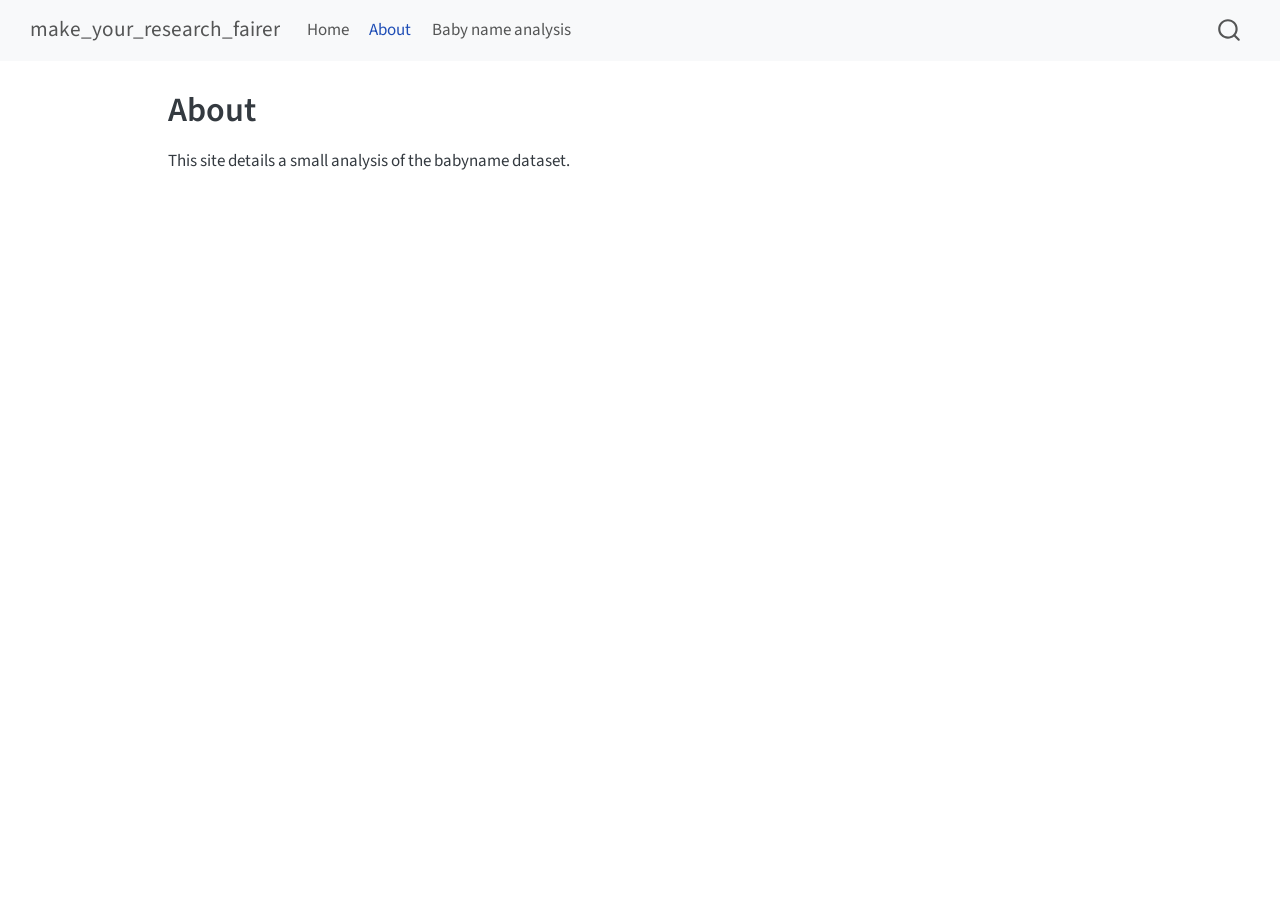
<file: about.html>
<!DOCTYPE html>
<html xmlns="http://www.w3.org/1999/xhtml" lang="en" xml:lang="en"><head>

<meta charset="utf-8">
<meta name="generator" content="quarto-1.7.32">

<meta name="viewport" content="width=device-width, initial-scale=1.0, user-scalable=yes">


<title>About – make_your_research_fairer</title>
<style>
code{white-space: pre-wrap;}
span.smallcaps{font-variant: small-caps;}
div.columns{display: flex; gap: min(4vw, 1.5em);}
div.column{flex: auto; overflow-x: auto;}
div.hanging-indent{margin-left: 1.5em; text-indent: -1.5em;}
ul.task-list{list-style: none;}
ul.task-list li input[type="checkbox"] {
  width: 0.8em;
  margin: 0 0.8em 0.2em -1em; /* quarto-specific, see https://github.com/quarto-dev/quarto-cli/issues/4556 */ 
  vertical-align: middle;
}
</style>


<script src="site_libs/quarto-nav/quarto-nav.js"></script>
<script src="site_libs/quarto-nav/headroom.min.js"></script>
<script src="site_libs/clipboard/clipboard.min.js"></script>
<script src="site_libs/quarto-search/autocomplete.umd.js"></script>
<script src="site_libs/quarto-search/fuse.min.js"></script>
<script src="site_libs/quarto-search/quarto-search.js"></script>
<meta name="quarto:offset" content="./">
<script src="site_libs/quarto-html/quarto.js" type="module"></script>
<script src="site_libs/quarto-html/tabsets/tabsets.js" type="module"></script>
<script src="site_libs/quarto-html/popper.min.js"></script>
<script src="site_libs/quarto-html/tippy.umd.min.js"></script>
<script src="site_libs/quarto-html/anchor.min.js"></script>
<link href="site_libs/quarto-html/tippy.css" rel="stylesheet">
<link href="site_libs/quarto-html/quarto-syntax-highlighting-37eea08aefeeee20ff55810ff984fec1.css" rel="stylesheet" id="quarto-text-highlighting-styles">
<script src="site_libs/bootstrap/bootstrap.min.js"></script>
<link href="site_libs/bootstrap/bootstrap-icons.css" rel="stylesheet">
<link href="site_libs/bootstrap/bootstrap-8c97b275d5dd12ad20b63a97d89694d4.min.css" rel="stylesheet" append-hash="true" id="quarto-bootstrap" data-mode="light">
<script id="quarto-search-options" type="application/json">{
  "location": "navbar",
  "copy-button": false,
  "collapse-after": 3,
  "panel-placement": "end",
  "type": "overlay",
  "limit": 50,
  "keyboard-shortcut": [
    "f",
    "/",
    "s"
  ],
  "show-item-context": false,
  "language": {
    "search-no-results-text": "No results",
    "search-matching-documents-text": "matching documents",
    "search-copy-link-title": "Copy link to search",
    "search-hide-matches-text": "Hide additional matches",
    "search-more-match-text": "more match in this document",
    "search-more-matches-text": "more matches in this document",
    "search-clear-button-title": "Clear",
    "search-text-placeholder": "",
    "search-detached-cancel-button-title": "Cancel",
    "search-submit-button-title": "Submit",
    "search-label": "Search"
  }
}</script>


<link rel="stylesheet" href="styles.css">
</head>

<body class="nav-fixed quarto-light">

<div id="quarto-search-results"></div>
  <header id="quarto-header" class="headroom fixed-top">
    <nav class="navbar navbar-expand-lg " data-bs-theme="dark">
      <div class="navbar-container container-fluid">
      <div class="navbar-brand-container mx-auto">
    <a class="navbar-brand" href="./index.html">
    <span class="navbar-title">make_your_research_fairer</span>
    </a>
  </div>
            <div id="quarto-search" class="" title="Search"></div>
          <button class="navbar-toggler" type="button" data-bs-toggle="collapse" data-bs-target="#navbarCollapse" aria-controls="navbarCollapse" role="menu" aria-expanded="false" aria-label="Toggle navigation" onclick="if (window.quartoToggleHeadroom) { window.quartoToggleHeadroom(); }">
  <span class="navbar-toggler-icon"></span>
</button>
          <div class="collapse navbar-collapse" id="navbarCollapse">
            <ul class="navbar-nav navbar-nav-scroll me-auto">
  <li class="nav-item">
    <a class="nav-link" href="./index.html"> 
<span class="menu-text">Home</span></a>
  </li>  
  <li class="nav-item">
    <a class="nav-link active" href="./about.html" aria-current="page"> 
<span class="menu-text">About</span></a>
  </li>  
  <li class="nav-item">
    <a class="nav-link" href="./analysis.html"> 
<span class="menu-text">Baby name analysis</span></a>
  </li>  
</ul>
          </div> <!-- /navcollapse -->
            <div class="quarto-navbar-tools">
</div>
      </div> <!-- /container-fluid -->
    </nav>
</header>
<!-- content -->
<div id="quarto-content" class="quarto-container page-columns page-rows-contents page-layout-article page-navbar">
<!-- sidebar -->
<!-- margin-sidebar -->
    <div id="quarto-margin-sidebar" class="sidebar margin-sidebar zindex-bottom">
        
    </div>
<!-- main -->
<main class="content" id="quarto-document-content">

<header id="title-block-header" class="quarto-title-block default">
<div class="quarto-title">
<h1 class="title">About</h1>
</div>



<div class="quarto-title-meta">

    
  
    
  </div>
  


</header>


<p>This site details a small analysis of the babyname dataset.</p>



</main> <!-- /main -->
<script id="quarto-html-after-body" type="application/javascript">
  window.document.addEventListener("DOMContentLoaded", function (event) {
    const icon = "";
    const anchorJS = new window.AnchorJS();
    anchorJS.options = {
      placement: 'right',
      icon: icon
    };
    anchorJS.add('.anchored');
    const isCodeAnnotation = (el) => {
      for (const clz of el.classList) {
        if (clz.startsWith('code-annotation-')) {                     
          return true;
        }
      }
      return false;
    }
    const onCopySuccess = function(e) {
      // button target
      const button = e.trigger;
      // don't keep focus
      button.blur();
      // flash "checked"
      button.classList.add('code-copy-button-checked');
      var currentTitle = button.getAttribute("title");
      button.setAttribute("title", "Copied!");
      let tooltip;
      if (window.bootstrap) {
        button.setAttribute("data-bs-toggle", "tooltip");
        button.setAttribute("data-bs-placement", "left");
        button.setAttribute("data-bs-title", "Copied!");
        tooltip = new bootstrap.Tooltip(button, 
          { trigger: "manual", 
            customClass: "code-copy-button-tooltip",
            offset: [0, -8]});
        tooltip.show();    
      }
      setTimeout(function() {
        if (tooltip) {
          tooltip.hide();
          button.removeAttribute("data-bs-title");
          button.removeAttribute("data-bs-toggle");
          button.removeAttribute("data-bs-placement");
        }
        button.setAttribute("title", currentTitle);
        button.classList.remove('code-copy-button-checked');
      }, 1000);
      // clear code selection
      e.clearSelection();
    }
    const getTextToCopy = function(trigger) {
        const codeEl = trigger.previousElementSibling.cloneNode(true);
        for (const childEl of codeEl.children) {
          if (isCodeAnnotation(childEl)) {
            childEl.remove();
          }
        }
        return codeEl.innerText;
    }
    const clipboard = new window.ClipboardJS('.code-copy-button:not([data-in-quarto-modal])', {
      text: getTextToCopy
    });
    clipboard.on('success', onCopySuccess);
    if (window.document.getElementById('quarto-embedded-source-code-modal')) {
      const clipboardModal = new window.ClipboardJS('.code-copy-button[data-in-quarto-modal]', {
        text: getTextToCopy,
        container: window.document.getElementById('quarto-embedded-source-code-modal')
      });
      clipboardModal.on('success', onCopySuccess);
    }
      var localhostRegex = new RegExp(/^(?:http|https):\/\/localhost\:?[0-9]*\//);
      var mailtoRegex = new RegExp(/^mailto:/);
        var filterRegex = new RegExp('/' + window.location.host + '/');
      var isInternal = (href) => {
          return filterRegex.test(href) || localhostRegex.test(href) || mailtoRegex.test(href);
      }
      // Inspect non-navigation links and adorn them if external
     var links = window.document.querySelectorAll('a[href]:not(.nav-link):not(.navbar-brand):not(.toc-action):not(.sidebar-link):not(.sidebar-item-toggle):not(.pagination-link):not(.no-external):not([aria-hidden]):not(.dropdown-item):not(.quarto-navigation-tool):not(.about-link)');
      for (var i=0; i<links.length; i++) {
        const link = links[i];
        if (!isInternal(link.href)) {
          // undo the damage that might have been done by quarto-nav.js in the case of
          // links that we want to consider external
          if (link.dataset.originalHref !== undefined) {
            link.href = link.dataset.originalHref;
          }
        }
      }
    function tippyHover(el, contentFn, onTriggerFn, onUntriggerFn) {
      const config = {
        allowHTML: true,
        maxWidth: 500,
        delay: 100,
        arrow: false,
        appendTo: function(el) {
            return el.parentElement;
        },
        interactive: true,
        interactiveBorder: 10,
        theme: 'quarto',
        placement: 'bottom-start',
      };
      if (contentFn) {
        config.content = contentFn;
      }
      if (onTriggerFn) {
        config.onTrigger = onTriggerFn;
      }
      if (onUntriggerFn) {
        config.onUntrigger = onUntriggerFn;
      }
      window.tippy(el, config); 
    }
    const noterefs = window.document.querySelectorAll('a[role="doc-noteref"]');
    for (var i=0; i<noterefs.length; i++) {
      const ref = noterefs[i];
      tippyHover(ref, function() {
        // use id or data attribute instead here
        let href = ref.getAttribute('data-footnote-href') || ref.getAttribute('href');
        try { href = new URL(href).hash; } catch {}
        const id = href.replace(/^#\/?/, "");
        const note = window.document.getElementById(id);
        if (note) {
          return note.innerHTML;
        } else {
          return "";
        }
      });
    }
    const xrefs = window.document.querySelectorAll('a.quarto-xref');
    const processXRef = (id, note) => {
      // Strip column container classes
      const stripColumnClz = (el) => {
        el.classList.remove("page-full", "page-columns");
        if (el.children) {
          for (const child of el.children) {
            stripColumnClz(child);
          }
        }
      }
      stripColumnClz(note)
      if (id === null || id.startsWith('sec-')) {
        // Special case sections, only their first couple elements
        const container = document.createElement("div");
        if (note.children && note.children.length > 2) {
          container.appendChild(note.children[0].cloneNode(true));
          for (let i = 1; i < note.children.length; i++) {
            const child = note.children[i];
            if (child.tagName === "P" && child.innerText === "") {
              continue;
            } else {
              container.appendChild(child.cloneNode(true));
              break;
            }
          }
          if (window.Quarto?.typesetMath) {
            window.Quarto.typesetMath(container);
          }
          return container.innerHTML
        } else {
          if (window.Quarto?.typesetMath) {
            window.Quarto.typesetMath(note);
          }
          return note.innerHTML;
        }
      } else {
        // Remove any anchor links if they are present
        const anchorLink = note.querySelector('a.anchorjs-link');
        if (anchorLink) {
          anchorLink.remove();
        }
        if (window.Quarto?.typesetMath) {
          window.Quarto.typesetMath(note);
        }
        if (note.classList.contains("callout")) {
          return note.outerHTML;
        } else {
          return note.innerHTML;
        }
      }
    }
    for (var i=0; i<xrefs.length; i++) {
      const xref = xrefs[i];
      tippyHover(xref, undefined, function(instance) {
        instance.disable();
        let url = xref.getAttribute('href');
        let hash = undefined; 
        if (url.startsWith('#')) {
          hash = url;
        } else {
          try { hash = new URL(url).hash; } catch {}
        }
        if (hash) {
          const id = hash.replace(/^#\/?/, "");
          const note = window.document.getElementById(id);
          if (note !== null) {
            try {
              const html = processXRef(id, note.cloneNode(true));
              instance.setContent(html);
            } finally {
              instance.enable();
              instance.show();
            }
          } else {
            // See if we can fetch this
            fetch(url.split('#')[0])
            .then(res => res.text())
            .then(html => {
              const parser = new DOMParser();
              const htmlDoc = parser.parseFromString(html, "text/html");
              const note = htmlDoc.getElementById(id);
              if (note !== null) {
                const html = processXRef(id, note);
                instance.setContent(html);
              } 
            }).finally(() => {
              instance.enable();
              instance.show();
            });
          }
        } else {
          // See if we can fetch a full url (with no hash to target)
          // This is a special case and we should probably do some content thinning / targeting
          fetch(url)
          .then(res => res.text())
          .then(html => {
            const parser = new DOMParser();
            const htmlDoc = parser.parseFromString(html, "text/html");
            const note = htmlDoc.querySelector('main.content');
            if (note !== null) {
              // This should only happen for chapter cross references
              // (since there is no id in the URL)
              // remove the first header
              if (note.children.length > 0 && note.children[0].tagName === "HEADER") {
                note.children[0].remove();
              }
              const html = processXRef(null, note);
              instance.setContent(html);
            } 
          }).finally(() => {
            instance.enable();
            instance.show();
          });
        }
      }, function(instance) {
      });
    }
        let selectedAnnoteEl;
        const selectorForAnnotation = ( cell, annotation) => {
          let cellAttr = 'data-code-cell="' + cell + '"';
          let lineAttr = 'data-code-annotation="' +  annotation + '"';
          const selector = 'span[' + cellAttr + '][' + lineAttr + ']';
          return selector;
        }
        const selectCodeLines = (annoteEl) => {
          const doc = window.document;
          const targetCell = annoteEl.getAttribute("data-target-cell");
          const targetAnnotation = annoteEl.getAttribute("data-target-annotation");
          const annoteSpan = window.document.querySelector(selectorForAnnotation(targetCell, targetAnnotation));
          const lines = annoteSpan.getAttribute("data-code-lines").split(",");
          const lineIds = lines.map((line) => {
            return targetCell + "-" + line;
          })
          let top = null;
          let height = null;
          let parent = null;
          if (lineIds.length > 0) {
              //compute the position of the single el (top and bottom and make a div)
              const el = window.document.getElementById(lineIds[0]);
              top = el.offsetTop;
              height = el.offsetHeight;
              parent = el.parentElement.parentElement;
            if (lineIds.length > 1) {
              const lastEl = window.document.getElementById(lineIds[lineIds.length - 1]);
              const bottom = lastEl.offsetTop + lastEl.offsetHeight;
              height = bottom - top;
            }
            if (top !== null && height !== null && parent !== null) {
              // cook up a div (if necessary) and position it 
              let div = window.document.getElementById("code-annotation-line-highlight");
              if (div === null) {
                div = window.document.createElement("div");
                div.setAttribute("id", "code-annotation-line-highlight");
                div.style.position = 'absolute';
                parent.appendChild(div);
              }
              div.style.top = top - 2 + "px";
              div.style.height = height + 4 + "px";
              div.style.left = 0;
              let gutterDiv = window.document.getElementById("code-annotation-line-highlight-gutter");
              if (gutterDiv === null) {
                gutterDiv = window.document.createElement("div");
                gutterDiv.setAttribute("id", "code-annotation-line-highlight-gutter");
                gutterDiv.style.position = 'absolute';
                const codeCell = window.document.getElementById(targetCell);
                const gutter = codeCell.querySelector('.code-annotation-gutter');
                gutter.appendChild(gutterDiv);
              }
              gutterDiv.style.top = top - 2 + "px";
              gutterDiv.style.height = height + 4 + "px";
            }
            selectedAnnoteEl = annoteEl;
          }
        };
        const unselectCodeLines = () => {
          const elementsIds = ["code-annotation-line-highlight", "code-annotation-line-highlight-gutter"];
          elementsIds.forEach((elId) => {
            const div = window.document.getElementById(elId);
            if (div) {
              div.remove();
            }
          });
          selectedAnnoteEl = undefined;
        };
          // Handle positioning of the toggle
      window.addEventListener(
        "resize",
        throttle(() => {
          elRect = undefined;
          if (selectedAnnoteEl) {
            selectCodeLines(selectedAnnoteEl);
          }
        }, 10)
      );
      function throttle(fn, ms) {
      let throttle = false;
      let timer;
        return (...args) => {
          if(!throttle) { // first call gets through
              fn.apply(this, args);
              throttle = true;
          } else { // all the others get throttled
              if(timer) clearTimeout(timer); // cancel #2
              timer = setTimeout(() => {
                fn.apply(this, args);
                timer = throttle = false;
              }, ms);
          }
        };
      }
        // Attach click handler to the DT
        const annoteDls = window.document.querySelectorAll('dt[data-target-cell]');
        for (const annoteDlNode of annoteDls) {
          annoteDlNode.addEventListener('click', (event) => {
            const clickedEl = event.target;
            if (clickedEl !== selectedAnnoteEl) {
              unselectCodeLines();
              const activeEl = window.document.querySelector('dt[data-target-cell].code-annotation-active');
              if (activeEl) {
                activeEl.classList.remove('code-annotation-active');
              }
              selectCodeLines(clickedEl);
              clickedEl.classList.add('code-annotation-active');
            } else {
              // Unselect the line
              unselectCodeLines();
              clickedEl.classList.remove('code-annotation-active');
            }
          });
        }
    const findCites = (el) => {
      const parentEl = el.parentElement;
      if (parentEl) {
        const cites = parentEl.dataset.cites;
        if (cites) {
          return {
            el,
            cites: cites.split(' ')
          };
        } else {
          return findCites(el.parentElement)
        }
      } else {
        return undefined;
      }
    };
    var bibliorefs = window.document.querySelectorAll('a[role="doc-biblioref"]');
    for (var i=0; i<bibliorefs.length; i++) {
      const ref = bibliorefs[i];
      const citeInfo = findCites(ref);
      if (citeInfo) {
        tippyHover(citeInfo.el, function() {
          var popup = window.document.createElement('div');
          citeInfo.cites.forEach(function(cite) {
            var citeDiv = window.document.createElement('div');
            citeDiv.classList.add('hanging-indent');
            citeDiv.classList.add('csl-entry');
            var biblioDiv = window.document.getElementById('ref-' + cite);
            if (biblioDiv) {
              citeDiv.innerHTML = biblioDiv.innerHTML;
            }
            popup.appendChild(citeDiv);
          });
          return popup.innerHTML;
        });
      }
    }
  });
  </script>
</div> <!-- /content -->




</body></html>
</file>
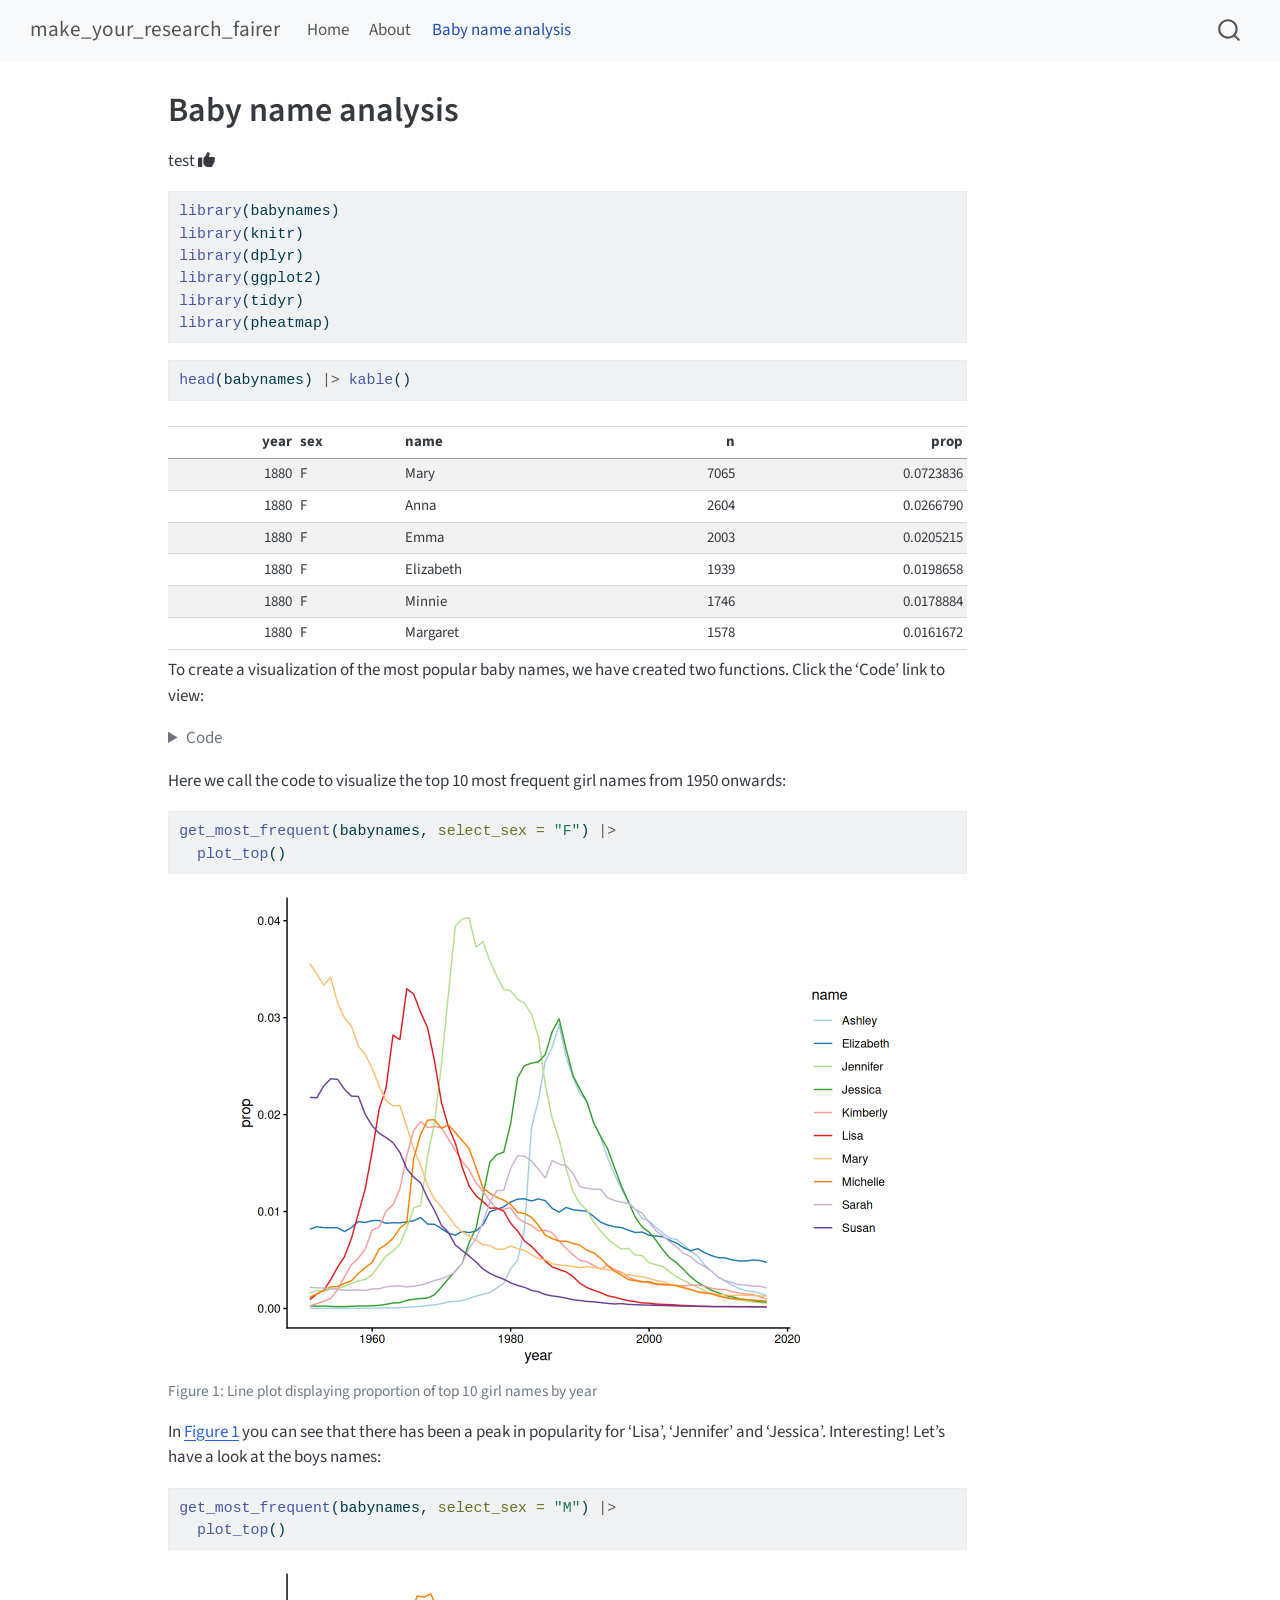
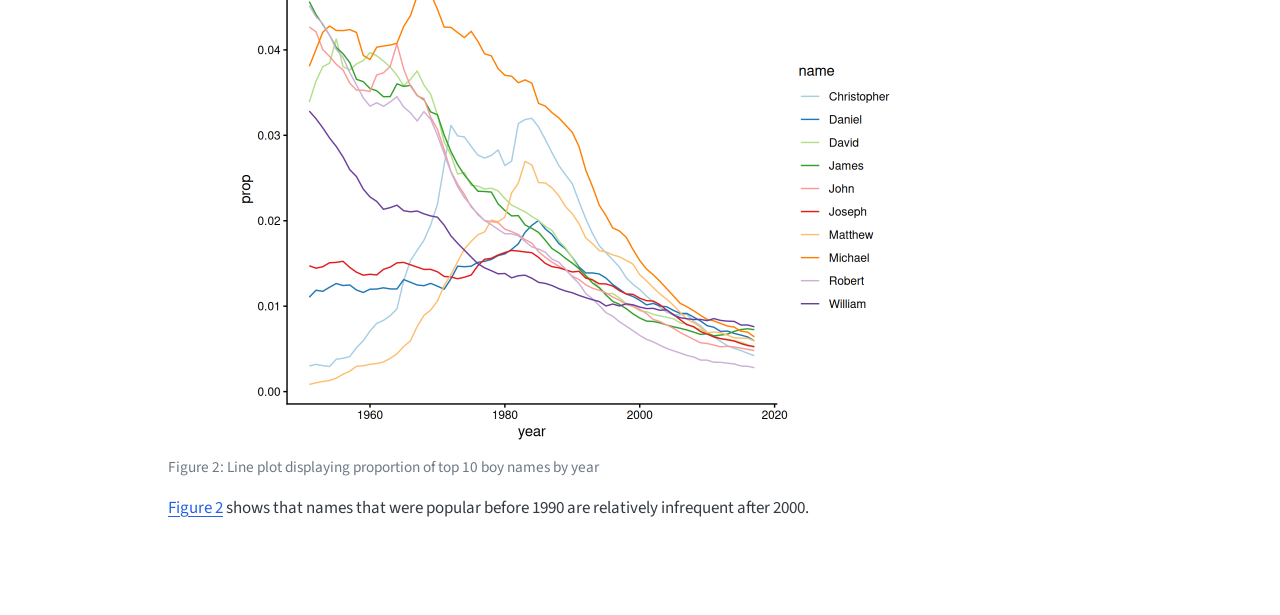
<file: analysis.html>
<!DOCTYPE html>
<html xmlns="http://www.w3.org/1999/xhtml" lang="en" xml:lang="en"><head>

<meta charset="utf-8">
<meta name="generator" content="quarto-1.7.32">

<meta name="viewport" content="width=device-width, initial-scale=1.0, user-scalable=yes">


<title>Baby name analysis – make_your_research_fairer</title>
<style>
code{white-space: pre-wrap;}
span.smallcaps{font-variant: small-caps;}
div.columns{display: flex; gap: min(4vw, 1.5em);}
div.column{flex: auto; overflow-x: auto;}
div.hanging-indent{margin-left: 1.5em; text-indent: -1.5em;}
ul.task-list{list-style: none;}
ul.task-list li input[type="checkbox"] {
  width: 0.8em;
  margin: 0 0.8em 0.2em -1em; /* quarto-specific, see https://github.com/quarto-dev/quarto-cli/issues/4556 */ 
  vertical-align: middle;
}
/* CSS for syntax highlighting */
html { -webkit-text-size-adjust: 100%; }
pre > code.sourceCode { white-space: pre; position: relative; }
pre > code.sourceCode > span { display: inline-block; line-height: 1.25; }
pre > code.sourceCode > span:empty { height: 1.2em; }
.sourceCode { overflow: visible; }
code.sourceCode > span { color: inherit; text-decoration: inherit; }
div.sourceCode { margin: 1em 0; }
pre.sourceCode { margin: 0; }
@media screen {
div.sourceCode { overflow: auto; }
}
@media print {
pre > code.sourceCode { white-space: pre-wrap; }
pre > code.sourceCode > span { text-indent: -5em; padding-left: 5em; }
}
pre.numberSource code
  { counter-reset: source-line 0; }
pre.numberSource code > span
  { position: relative; left: -4em; counter-increment: source-line; }
pre.numberSource code > span > a:first-child::before
  { content: counter(source-line);
    position: relative; left: -1em; text-align: right; vertical-align: baseline;
    border: none; display: inline-block;
    -webkit-touch-callout: none; -webkit-user-select: none;
    -khtml-user-select: none; -moz-user-select: none;
    -ms-user-select: none; user-select: none;
    padding: 0 4px; width: 4em;
  }
pre.numberSource { margin-left: 3em;  padding-left: 4px; }
div.sourceCode
  {   }
@media screen {
pre > code.sourceCode > span > a:first-child::before { text-decoration: underline; }
}
</style>


<script src="site_libs/quarto-nav/quarto-nav.js"></script>
<script src="site_libs/quarto-nav/headroom.min.js"></script>
<script src="site_libs/clipboard/clipboard.min.js"></script>
<script src="site_libs/quarto-search/autocomplete.umd.js"></script>
<script src="site_libs/quarto-search/fuse.min.js"></script>
<script src="site_libs/quarto-search/quarto-search.js"></script>
<meta name="quarto:offset" content="./">
<script src="site_libs/quarto-html/quarto.js" type="module"></script>
<script src="site_libs/quarto-html/tabsets/tabsets.js" type="module"></script>
<script src="site_libs/quarto-html/popper.min.js"></script>
<script src="site_libs/quarto-html/tippy.umd.min.js"></script>
<script src="site_libs/quarto-html/anchor.min.js"></script>
<link href="site_libs/quarto-html/tippy.css" rel="stylesheet">
<link href="site_libs/quarto-html/quarto-syntax-highlighting-37eea08aefeeee20ff55810ff984fec1.css" rel="stylesheet" id="quarto-text-highlighting-styles">
<script src="site_libs/bootstrap/bootstrap.min.js"></script>
<link href="site_libs/bootstrap/bootstrap-icons.css" rel="stylesheet">
<link href="site_libs/bootstrap/bootstrap-8c97b275d5dd12ad20b63a97d89694d4.min.css" rel="stylesheet" append-hash="true" id="quarto-bootstrap" data-mode="light">
<link href="site_libs/quarto-contrib/fontawesome6-6.7.2/all.min.css" rel="stylesheet">
<link href="site_libs/quarto-contrib/fontawesome6-6.7.2/latex-fontsize.css" rel="stylesheet">
<script id="quarto-search-options" type="application/json">{
  "location": "navbar",
  "copy-button": false,
  "collapse-after": 3,
  "panel-placement": "end",
  "type": "overlay",
  "limit": 50,
  "keyboard-shortcut": [
    "f",
    "/",
    "s"
  ],
  "show-item-context": false,
  "language": {
    "search-no-results-text": "No results",
    "search-matching-documents-text": "matching documents",
    "search-copy-link-title": "Copy link to search",
    "search-hide-matches-text": "Hide additional matches",
    "search-more-match-text": "more match in this document",
    "search-more-matches-text": "more matches in this document",
    "search-clear-button-title": "Clear",
    "search-text-placeholder": "",
    "search-detached-cancel-button-title": "Cancel",
    "search-submit-button-title": "Submit",
    "search-label": "Search"
  }
}</script>


<link rel="stylesheet" href="styles.css">
</head>

<body class="nav-fixed quarto-light">

<div id="quarto-search-results"></div>
  <header id="quarto-header" class="headroom fixed-top">
    <nav class="navbar navbar-expand-lg " data-bs-theme="dark">
      <div class="navbar-container container-fluid">
      <div class="navbar-brand-container mx-auto">
    <a class="navbar-brand" href="./index.html">
    <span class="navbar-title">make_your_research_fairer</span>
    </a>
  </div>
            <div id="quarto-search" class="" title="Search"></div>
          <button class="navbar-toggler" type="button" data-bs-toggle="collapse" data-bs-target="#navbarCollapse" aria-controls="navbarCollapse" role="menu" aria-expanded="false" aria-label="Toggle navigation" onclick="if (window.quartoToggleHeadroom) { window.quartoToggleHeadroom(); }">
  <span class="navbar-toggler-icon"></span>
</button>
          <div class="collapse navbar-collapse" id="navbarCollapse">
            <ul class="navbar-nav navbar-nav-scroll me-auto">
  <li class="nav-item">
    <a class="nav-link" href="./index.html"> 
<span class="menu-text">Home</span></a>
  </li>  
  <li class="nav-item">
    <a class="nav-link" href="./about.html"> 
<span class="menu-text">About</span></a>
  </li>  
  <li class="nav-item">
    <a class="nav-link active" href="./analysis.html" aria-current="page"> 
<span class="menu-text">Baby name analysis</span></a>
  </li>  
</ul>
          </div> <!-- /navcollapse -->
            <div class="quarto-navbar-tools">
</div>
      </div> <!-- /container-fluid -->
    </nav>
</header>
<!-- content -->
<div id="quarto-content" class="quarto-container page-columns page-rows-contents page-layout-article page-navbar">
<!-- sidebar -->
<!-- margin-sidebar -->
    <div id="quarto-margin-sidebar" class="sidebar margin-sidebar zindex-bottom">
        
    </div>
<!-- main -->
<main class="content" id="quarto-document-content">

<header id="title-block-header" class="quarto-title-block default">
<div class="quarto-title">
<h1 class="title">Baby name analysis</h1>
</div>



<div class="quarto-title-meta">

    
  
    
  </div>
  


</header>


<p>test <i class="fa-solid fa-thumbs-up" aria-label="thumbs-up"></i></p>
<div class="cell">
<div class="sourceCode cell-code" id="cb1"><pre class="sourceCode r code-with-copy"><code class="sourceCode r"><span id="cb1-1"><a href="#cb1-1" aria-hidden="true" tabindex="-1"></a><span class="fu">library</span>(babynames)</span>
<span id="cb1-2"><a href="#cb1-2" aria-hidden="true" tabindex="-1"></a><span class="fu">library</span>(knitr)</span>
<span id="cb1-3"><a href="#cb1-3" aria-hidden="true" tabindex="-1"></a><span class="fu">library</span>(dplyr)</span>
<span id="cb1-4"><a href="#cb1-4" aria-hidden="true" tabindex="-1"></a><span class="fu">library</span>(ggplot2)</span>
<span id="cb1-5"><a href="#cb1-5" aria-hidden="true" tabindex="-1"></a><span class="fu">library</span>(tidyr)</span>
<span id="cb1-6"><a href="#cb1-6" aria-hidden="true" tabindex="-1"></a><span class="fu">library</span>(pheatmap)</span></code><button title="Copy to Clipboard" class="code-copy-button"><i class="bi"></i></button></pre></div>
</div>
<div class="cell">
<div class="sourceCode cell-code" id="cb2"><pre class="sourceCode r code-with-copy"><code class="sourceCode r"><span id="cb2-1"><a href="#cb2-1" aria-hidden="true" tabindex="-1"></a><span class="fu">head</span>(babynames) <span class="sc">|&gt;</span> <span class="fu">kable</span>()</span></code><button title="Copy to Clipboard" class="code-copy-button"><i class="bi"></i></button></pre></div>
<div class="cell-output-display">
<table class="caption-top table table-sm table-striped small">
<thead>
<tr class="header">
<th style="text-align: right;">year</th>
<th style="text-align: left;">sex</th>
<th style="text-align: left;">name</th>
<th style="text-align: right;">n</th>
<th style="text-align: right;">prop</th>
</tr>
</thead>
<tbody>
<tr class="odd">
<td style="text-align: right;">1880</td>
<td style="text-align: left;">F</td>
<td style="text-align: left;">Mary</td>
<td style="text-align: right;">7065</td>
<td style="text-align: right;">0.0723836</td>
</tr>
<tr class="even">
<td style="text-align: right;">1880</td>
<td style="text-align: left;">F</td>
<td style="text-align: left;">Anna</td>
<td style="text-align: right;">2604</td>
<td style="text-align: right;">0.0266790</td>
</tr>
<tr class="odd">
<td style="text-align: right;">1880</td>
<td style="text-align: left;">F</td>
<td style="text-align: left;">Emma</td>
<td style="text-align: right;">2003</td>
<td style="text-align: right;">0.0205215</td>
</tr>
<tr class="even">
<td style="text-align: right;">1880</td>
<td style="text-align: left;">F</td>
<td style="text-align: left;">Elizabeth</td>
<td style="text-align: right;">1939</td>
<td style="text-align: right;">0.0198658</td>
</tr>
<tr class="odd">
<td style="text-align: right;">1880</td>
<td style="text-align: left;">F</td>
<td style="text-align: left;">Minnie</td>
<td style="text-align: right;">1746</td>
<td style="text-align: right;">0.0178884</td>
</tr>
<tr class="even">
<td style="text-align: right;">1880</td>
<td style="text-align: left;">F</td>
<td style="text-align: left;">Margaret</td>
<td style="text-align: right;">1578</td>
<td style="text-align: right;">0.0161672</td>
</tr>
</tbody>
</table>
</div>
</div>
<p>To create a visualization of the most popular baby names, we have created two functions. Click the ‘Code’ link to view:</p>
<div class="cell">
<details class="code-fold">
<summary>Code</summary>
<div class="sourceCode cell-code" id="cb3"><pre class="sourceCode r code-with-copy"><code class="sourceCode r"><span id="cb3-1"><a href="#cb3-1" aria-hidden="true" tabindex="-1"></a>get_most_frequent <span class="ot">&lt;-</span> <span class="cf">function</span>(babynames, select_sex, <span class="at">from =</span> <span class="dv">1950</span>) {</span>
<span id="cb3-2"><a href="#cb3-2" aria-hidden="true" tabindex="-1"></a>  most_freq <span class="ot">&lt;-</span> babynames <span class="sc">|&gt;</span></span>
<span id="cb3-3"><a href="#cb3-3" aria-hidden="true" tabindex="-1"></a>    <span class="fu">filter</span>(sex <span class="sc">==</span> select_sex, year <span class="sc">&gt;</span> from) <span class="sc">|&gt;</span></span>
<span id="cb3-4"><a href="#cb3-4" aria-hidden="true" tabindex="-1"></a>    <span class="fu">group_by</span>(name) <span class="sc">|&gt;</span></span>
<span id="cb3-5"><a href="#cb3-5" aria-hidden="true" tabindex="-1"></a>    <span class="fu">summarise</span>(<span class="at">average =</span> <span class="fu">mean</span>(prop)) <span class="sc">|&gt;</span></span>
<span id="cb3-6"><a href="#cb3-6" aria-hidden="true" tabindex="-1"></a>    <span class="fu">arrange</span>(<span class="fu">desc</span>(average))</span>
<span id="cb3-7"><a href="#cb3-7" aria-hidden="true" tabindex="-1"></a>    </span>
<span id="cb3-8"><a href="#cb3-8" aria-hidden="true" tabindex="-1"></a>  <span class="fu">return</span>(<span class="fu">list</span>(</span>
<span id="cb3-9"><a href="#cb3-9" aria-hidden="true" tabindex="-1"></a>    <span class="at">babynames =</span> babynames,</span>
<span id="cb3-10"><a href="#cb3-10" aria-hidden="true" tabindex="-1"></a>    <span class="at">most_frequent =</span> most_freq,</span>
<span id="cb3-11"><a href="#cb3-11" aria-hidden="true" tabindex="-1"></a>    <span class="at">sex =</span> select_sex,</span>
<span id="cb3-12"><a href="#cb3-12" aria-hidden="true" tabindex="-1"></a>    <span class="at">from =</span> from))</span>
<span id="cb3-13"><a href="#cb3-13" aria-hidden="true" tabindex="-1"></a>}</span>
<span id="cb3-14"><a href="#cb3-14" aria-hidden="true" tabindex="-1"></a></span>
<span id="cb3-15"><a href="#cb3-15" aria-hidden="true" tabindex="-1"></a>plot_top <span class="ot">&lt;-</span> <span class="cf">function</span>(x, <span class="at">top =</span> <span class="dv">10</span>) {</span>
<span id="cb3-16"><a href="#cb3-16" aria-hidden="true" tabindex="-1"></a>  topx <span class="ot">&lt;-</span> x<span class="sc">$</span>most_frequent<span class="sc">$</span>name[<span class="dv">1</span><span class="sc">:</span>top]</span>
<span id="cb3-17"><a href="#cb3-17" aria-hidden="true" tabindex="-1"></a>  </span>
<span id="cb3-18"><a href="#cb3-18" aria-hidden="true" tabindex="-1"></a>  p <span class="ot">&lt;-</span> x<span class="sc">$</span>babynames <span class="sc">|&gt;</span></span>
<span id="cb3-19"><a href="#cb3-19" aria-hidden="true" tabindex="-1"></a>    <span class="fu">filter</span>(name <span class="sc">%in%</span> topx, sex <span class="sc">==</span> x<span class="sc">$</span>sex, year <span class="sc">&gt;</span> x<span class="sc">$</span>from) <span class="sc">|&gt;</span></span>
<span id="cb3-20"><a href="#cb3-20" aria-hidden="true" tabindex="-1"></a>    <span class="fu">ggplot</span>(<span class="fu">aes</span>(<span class="at">x =</span> year, <span class="at">y =</span> prop, <span class="at">color =</span> name)) <span class="sc">+</span></span>
<span id="cb3-21"><a href="#cb3-21" aria-hidden="true" tabindex="-1"></a>    <span class="fu">geom_line</span>() <span class="sc">+</span></span>
<span id="cb3-22"><a href="#cb3-22" aria-hidden="true" tabindex="-1"></a>    <span class="fu">scale_color_brewer</span>(<span class="at">palette =</span> <span class="st">"Paired"</span>) <span class="sc">+</span></span>
<span id="cb3-23"><a href="#cb3-23" aria-hidden="true" tabindex="-1"></a>    <span class="fu">theme_classic</span>()</span>
<span id="cb3-24"><a href="#cb3-24" aria-hidden="true" tabindex="-1"></a>  </span>
<span id="cb3-25"><a href="#cb3-25" aria-hidden="true" tabindex="-1"></a>  <span class="fu">return</span>(p)</span>
<span id="cb3-26"><a href="#cb3-26" aria-hidden="true" tabindex="-1"></a>}</span></code><button title="Copy to Clipboard" class="code-copy-button"><i class="bi"></i></button></pre></div>
</details>
</div>
<p>Here we call the code to visualize the top 10 most frequent girl names from 1950 onwards:</p>
<div class="cell">
<div class="sourceCode cell-code" id="cb4"><pre class="sourceCode r code-with-copy"><code class="sourceCode r"><span id="cb4-1"><a href="#cb4-1" aria-hidden="true" tabindex="-1"></a><span class="fu">get_most_frequent</span>(babynames, <span class="at">select_sex =</span> <span class="st">"F"</span>) <span class="sc">|&gt;</span></span>
<span id="cb4-2"><a href="#cb4-2" aria-hidden="true" tabindex="-1"></a>  <span class="fu">plot_top</span>()</span></code><button title="Copy to Clipboard" class="code-copy-button"><i class="bi"></i></button></pre></div>
<div class="cell-output-display">
<div id="fig-line-girls" class="quarto-float quarto-figure quarto-figure-center anchored">
<figure class="quarto-float quarto-float-fig figure">
<div aria-describedby="fig-line-girls-caption-0ceaefa1-69ba-4598-a22c-09a6ac19f8ca">
<img src="analysis_files/figure-html/fig-line-girls-1.png" class="img-fluid figure-img" width="672">
</div>
<figcaption class="quarto-float-caption-bottom quarto-float-caption quarto-float-fig" id="fig-line-girls-caption-0ceaefa1-69ba-4598-a22c-09a6ac19f8ca">
Figure&nbsp;1: Line plot displaying proportion of top 10 girl names by year
</figcaption>
</figure>
</div>
</div>
</div>
<p>In <a href="#fig-line-girls" class="quarto-xref">Figure&nbsp;1</a> you can see that there has been a peak in popularity for ‘Lisa’, ‘Jennifer’ and ‘Jessica’. Interesting! Let’s have a look at the boys names:</p>
<div class="cell">
<div class="sourceCode cell-code" id="cb5"><pre class="sourceCode r code-with-copy"><code class="sourceCode r"><span id="cb5-1"><a href="#cb5-1" aria-hidden="true" tabindex="-1"></a><span class="fu">get_most_frequent</span>(babynames, <span class="at">select_sex =</span> <span class="st">"M"</span>) <span class="sc">|&gt;</span></span>
<span id="cb5-2"><a href="#cb5-2" aria-hidden="true" tabindex="-1"></a>  <span class="fu">plot_top</span>()</span></code><button title="Copy to Clipboard" class="code-copy-button"><i class="bi"></i></button></pre></div>
<div class="cell-output-display">
<div id="fig-line-boys" class="quarto-float quarto-figure quarto-figure-center anchored">
<figure class="quarto-float quarto-float-fig figure">
<div aria-describedby="fig-line-boys-caption-0ceaefa1-69ba-4598-a22c-09a6ac19f8ca">
<img src="analysis_files/figure-html/fig-line-boys-1.png" class="img-fluid figure-img" width="672">
</div>
<figcaption class="quarto-float-caption-bottom quarto-float-caption quarto-float-fig" id="fig-line-boys-caption-0ceaefa1-69ba-4598-a22c-09a6ac19f8ca">
Figure&nbsp;2: Line plot displaying proportion of top 10 boy names by year
</figcaption>
</figure>
</div>
</div>
</div>
<p><a href="#fig-line-boys" class="quarto-xref">Figure&nbsp;2</a> shows that names that were popular before 1990 are relatively infrequent after 2000.</p>



</main> <!-- /main -->
<script id="quarto-html-after-body" type="application/javascript">
  window.document.addEventListener("DOMContentLoaded", function (event) {
    const icon = "";
    const anchorJS = new window.AnchorJS();
    anchorJS.options = {
      placement: 'right',
      icon: icon
    };
    anchorJS.add('.anchored');
    const isCodeAnnotation = (el) => {
      for (const clz of el.classList) {
        if (clz.startsWith('code-annotation-')) {                     
          return true;
        }
      }
      return false;
    }
    const onCopySuccess = function(e) {
      // button target
      const button = e.trigger;
      // don't keep focus
      button.blur();
      // flash "checked"
      button.classList.add('code-copy-button-checked');
      var currentTitle = button.getAttribute("title");
      button.setAttribute("title", "Copied!");
      let tooltip;
      if (window.bootstrap) {
        button.setAttribute("data-bs-toggle", "tooltip");
        button.setAttribute("data-bs-placement", "left");
        button.setAttribute("data-bs-title", "Copied!");
        tooltip = new bootstrap.Tooltip(button, 
          { trigger: "manual", 
            customClass: "code-copy-button-tooltip",
            offset: [0, -8]});
        tooltip.show();    
      }
      setTimeout(function() {
        if (tooltip) {
          tooltip.hide();
          button.removeAttribute("data-bs-title");
          button.removeAttribute("data-bs-toggle");
          button.removeAttribute("data-bs-placement");
        }
        button.setAttribute("title", currentTitle);
        button.classList.remove('code-copy-button-checked');
      }, 1000);
      // clear code selection
      e.clearSelection();
    }
    const getTextToCopy = function(trigger) {
        const codeEl = trigger.previousElementSibling.cloneNode(true);
        for (const childEl of codeEl.children) {
          if (isCodeAnnotation(childEl)) {
            childEl.remove();
          }
        }
        return codeEl.innerText;
    }
    const clipboard = new window.ClipboardJS('.code-copy-button:not([data-in-quarto-modal])', {
      text: getTextToCopy
    });
    clipboard.on('success', onCopySuccess);
    if (window.document.getElementById('quarto-embedded-source-code-modal')) {
      const clipboardModal = new window.ClipboardJS('.code-copy-button[data-in-quarto-modal]', {
        text: getTextToCopy,
        container: window.document.getElementById('quarto-embedded-source-code-modal')
      });
      clipboardModal.on('success', onCopySuccess);
    }
      var localhostRegex = new RegExp(/^(?:http|https):\/\/localhost\:?[0-9]*\//);
      var mailtoRegex = new RegExp(/^mailto:/);
        var filterRegex = new RegExp('/' + window.location.host + '/');
      var isInternal = (href) => {
          return filterRegex.test(href) || localhostRegex.test(href) || mailtoRegex.test(href);
      }
      // Inspect non-navigation links and adorn them if external
     var links = window.document.querySelectorAll('a[href]:not(.nav-link):not(.navbar-brand):not(.toc-action):not(.sidebar-link):not(.sidebar-item-toggle):not(.pagination-link):not(.no-external):not([aria-hidden]):not(.dropdown-item):not(.quarto-navigation-tool):not(.about-link)');
      for (var i=0; i<links.length; i++) {
        const link = links[i];
        if (!isInternal(link.href)) {
          // undo the damage that might have been done by quarto-nav.js in the case of
          // links that we want to consider external
          if (link.dataset.originalHref !== undefined) {
            link.href = link.dataset.originalHref;
          }
        }
      }
    function tippyHover(el, contentFn, onTriggerFn, onUntriggerFn) {
      const config = {
        allowHTML: true,
        maxWidth: 500,
        delay: 100,
        arrow: false,
        appendTo: function(el) {
            return el.parentElement;
        },
        interactive: true,
        interactiveBorder: 10,
        theme: 'quarto',
        placement: 'bottom-start',
      };
      if (contentFn) {
        config.content = contentFn;
      }
      if (onTriggerFn) {
        config.onTrigger = onTriggerFn;
      }
      if (onUntriggerFn) {
        config.onUntrigger = onUntriggerFn;
      }
      window.tippy(el, config); 
    }
    const noterefs = window.document.querySelectorAll('a[role="doc-noteref"]');
    for (var i=0; i<noterefs.length; i++) {
      const ref = noterefs[i];
      tippyHover(ref, function() {
        // use id or data attribute instead here
        let href = ref.getAttribute('data-footnote-href') || ref.getAttribute('href');
        try { href = new URL(href).hash; } catch {}
        const id = href.replace(/^#\/?/, "");
        const note = window.document.getElementById(id);
        if (note) {
          return note.innerHTML;
        } else {
          return "";
        }
      });
    }
    const xrefs = window.document.querySelectorAll('a.quarto-xref');
    const processXRef = (id, note) => {
      // Strip column container classes
      const stripColumnClz = (el) => {
        el.classList.remove("page-full", "page-columns");
        if (el.children) {
          for (const child of el.children) {
            stripColumnClz(child);
          }
        }
      }
      stripColumnClz(note)
      if (id === null || id.startsWith('sec-')) {
        // Special case sections, only their first couple elements
        const container = document.createElement("div");
        if (note.children && note.children.length > 2) {
          container.appendChild(note.children[0].cloneNode(true));
          for (let i = 1; i < note.children.length; i++) {
            const child = note.children[i];
            if (child.tagName === "P" && child.innerText === "") {
              continue;
            } else {
              container.appendChild(child.cloneNode(true));
              break;
            }
          }
          if (window.Quarto?.typesetMath) {
            window.Quarto.typesetMath(container);
          }
          return container.innerHTML
        } else {
          if (window.Quarto?.typesetMath) {
            window.Quarto.typesetMath(note);
          }
          return note.innerHTML;
        }
      } else {
        // Remove any anchor links if they are present
        const anchorLink = note.querySelector('a.anchorjs-link');
        if (anchorLink) {
          anchorLink.remove();
        }
        if (window.Quarto?.typesetMath) {
          window.Quarto.typesetMath(note);
        }
        if (note.classList.contains("callout")) {
          return note.outerHTML;
        } else {
          return note.innerHTML;
        }
      }
    }
    for (var i=0; i<xrefs.length; i++) {
      const xref = xrefs[i];
      tippyHover(xref, undefined, function(instance) {
        instance.disable();
        let url = xref.getAttribute('href');
        let hash = undefined; 
        if (url.startsWith('#')) {
          hash = url;
        } else {
          try { hash = new URL(url).hash; } catch {}
        }
        if (hash) {
          const id = hash.replace(/^#\/?/, "");
          const note = window.document.getElementById(id);
          if (note !== null) {
            try {
              const html = processXRef(id, note.cloneNode(true));
              instance.setContent(html);
            } finally {
              instance.enable();
              instance.show();
            }
          } else {
            // See if we can fetch this
            fetch(url.split('#')[0])
            .then(res => res.text())
            .then(html => {
              const parser = new DOMParser();
              const htmlDoc = parser.parseFromString(html, "text/html");
              const note = htmlDoc.getElementById(id);
              if (note !== null) {
                const html = processXRef(id, note);
                instance.setContent(html);
              } 
            }).finally(() => {
              instance.enable();
              instance.show();
            });
          }
        } else {
          // See if we can fetch a full url (with no hash to target)
          // This is a special case and we should probably do some content thinning / targeting
          fetch(url)
          .then(res => res.text())
          .then(html => {
            const parser = new DOMParser();
            const htmlDoc = parser.parseFromString(html, "text/html");
            const note = htmlDoc.querySelector('main.content');
            if (note !== null) {
              // This should only happen for chapter cross references
              // (since there is no id in the URL)
              // remove the first header
              if (note.children.length > 0 && note.children[0].tagName === "HEADER") {
                note.children[0].remove();
              }
              const html = processXRef(null, note);
              instance.setContent(html);
            } 
          }).finally(() => {
            instance.enable();
            instance.show();
          });
        }
      }, function(instance) {
      });
    }
        let selectedAnnoteEl;
        const selectorForAnnotation = ( cell, annotation) => {
          let cellAttr = 'data-code-cell="' + cell + '"';
          let lineAttr = 'data-code-annotation="' +  annotation + '"';
          const selector = 'span[' + cellAttr + '][' + lineAttr + ']';
          return selector;
        }
        const selectCodeLines = (annoteEl) => {
          const doc = window.document;
          const targetCell = annoteEl.getAttribute("data-target-cell");
          const targetAnnotation = annoteEl.getAttribute("data-target-annotation");
          const annoteSpan = window.document.querySelector(selectorForAnnotation(targetCell, targetAnnotation));
          const lines = annoteSpan.getAttribute("data-code-lines").split(",");
          const lineIds = lines.map((line) => {
            return targetCell + "-" + line;
          })
          let top = null;
          let height = null;
          let parent = null;
          if (lineIds.length > 0) {
              //compute the position of the single el (top and bottom and make a div)
              const el = window.document.getElementById(lineIds[0]);
              top = el.offsetTop;
              height = el.offsetHeight;
              parent = el.parentElement.parentElement;
            if (lineIds.length > 1) {
              const lastEl = window.document.getElementById(lineIds[lineIds.length - 1]);
              const bottom = lastEl.offsetTop + lastEl.offsetHeight;
              height = bottom - top;
            }
            if (top !== null && height !== null && parent !== null) {
              // cook up a div (if necessary) and position it 
              let div = window.document.getElementById("code-annotation-line-highlight");
              if (div === null) {
                div = window.document.createElement("div");
                div.setAttribute("id", "code-annotation-line-highlight");
                div.style.position = 'absolute';
                parent.appendChild(div);
              }
              div.style.top = top - 2 + "px";
              div.style.height = height + 4 + "px";
              div.style.left = 0;
              let gutterDiv = window.document.getElementById("code-annotation-line-highlight-gutter");
              if (gutterDiv === null) {
                gutterDiv = window.document.createElement("div");
                gutterDiv.setAttribute("id", "code-annotation-line-highlight-gutter");
                gutterDiv.style.position = 'absolute';
                const codeCell = window.document.getElementById(targetCell);
                const gutter = codeCell.querySelector('.code-annotation-gutter');
                gutter.appendChild(gutterDiv);
              }
              gutterDiv.style.top = top - 2 + "px";
              gutterDiv.style.height = height + 4 + "px";
            }
            selectedAnnoteEl = annoteEl;
          }
        };
        const unselectCodeLines = () => {
          const elementsIds = ["code-annotation-line-highlight", "code-annotation-line-highlight-gutter"];
          elementsIds.forEach((elId) => {
            const div = window.document.getElementById(elId);
            if (div) {
              div.remove();
            }
          });
          selectedAnnoteEl = undefined;
        };
          // Handle positioning of the toggle
      window.addEventListener(
        "resize",
        throttle(() => {
          elRect = undefined;
          if (selectedAnnoteEl) {
            selectCodeLines(selectedAnnoteEl);
          }
        }, 10)
      );
      function throttle(fn, ms) {
      let throttle = false;
      let timer;
        return (...args) => {
          if(!throttle) { // first call gets through
              fn.apply(this, args);
              throttle = true;
          } else { // all the others get throttled
              if(timer) clearTimeout(timer); // cancel #2
              timer = setTimeout(() => {
                fn.apply(this, args);
                timer = throttle = false;
              }, ms);
          }
        };
      }
        // Attach click handler to the DT
        const annoteDls = window.document.querySelectorAll('dt[data-target-cell]');
        for (const annoteDlNode of annoteDls) {
          annoteDlNode.addEventListener('click', (event) => {
            const clickedEl = event.target;
            if (clickedEl !== selectedAnnoteEl) {
              unselectCodeLines();
              const activeEl = window.document.querySelector('dt[data-target-cell].code-annotation-active');
              if (activeEl) {
                activeEl.classList.remove('code-annotation-active');
              }
              selectCodeLines(clickedEl);
              clickedEl.classList.add('code-annotation-active');
            } else {
              // Unselect the line
              unselectCodeLines();
              clickedEl.classList.remove('code-annotation-active');
            }
          });
        }
    const findCites = (el) => {
      const parentEl = el.parentElement;
      if (parentEl) {
        const cites = parentEl.dataset.cites;
        if (cites) {
          return {
            el,
            cites: cites.split(' ')
          };
        } else {
          return findCites(el.parentElement)
        }
      } else {
        return undefined;
      }
    };
    var bibliorefs = window.document.querySelectorAll('a[role="doc-biblioref"]');
    for (var i=0; i<bibliorefs.length; i++) {
      const ref = bibliorefs[i];
      const citeInfo = findCites(ref);
      if (citeInfo) {
        tippyHover(citeInfo.el, function() {
          var popup = window.document.createElement('div');
          citeInfo.cites.forEach(function(cite) {
            var citeDiv = window.document.createElement('div');
            citeDiv.classList.add('hanging-indent');
            citeDiv.classList.add('csl-entry');
            var biblioDiv = window.document.getElementById('ref-' + cite);
            if (biblioDiv) {
              citeDiv.innerHTML = biblioDiv.innerHTML;
            }
            popup.appendChild(citeDiv);
          });
          return popup.innerHTML;
        });
      }
    }
  });
  </script>
</div> <!-- /content -->




</body></html>
</file>
<file: site_libs/quarto-html/tippy.css>
.tippy-box[data-animation=fade][data-state=hidden]{opacity:0}[data-tippy-root]{max-width:calc(100vw - 10px)}.tippy-box{position:relative;background-color:#333;color:#fff;border-radius:4px;font-size:14px;line-height:1.4;white-space:normal;outline:0;transition-property:transform,visibility,opacity}.tippy-box[data-placement^=top]>.tippy-arrow{bottom:0}.tippy-box[data-placement^=top]>.tippy-arrow:before{bottom:-7px;left:0;border-width:8px 8px 0;border-top-color:initial;transform-origin:center top}.tippy-box[data-placement^=bottom]>.tippy-arrow{top:0}.tippy-box[data-placement^=bottom]>.tippy-arrow:before{top:-7px;left:0;border-width:0 8px 8px;border-bottom-color:initial;transform-origin:center bottom}.tippy-box[data-placement^=left]>.tippy-arrow{right:0}.tippy-box[data-placement^=left]>.tippy-arrow:before{border-width:8px 0 8px 8px;border-left-color:initial;right:-7px;transform-origin:center left}.tippy-box[data-placement^=right]>.tippy-arrow{left:0}.tippy-box[data-placement^=right]>.tippy-arrow:before{left:-7px;border-width:8px 8px 8px 0;border-right-color:initial;transform-origin:center right}.tippy-box[data-inertia][data-state=visible]{transition-timing-function:cubic-bezier(.54,1.5,.38,1.11)}.tippy-arrow{width:16px;height:16px;color:#333}.tippy-arrow:before{content:"";position:absolute;border-color:transparent;border-style:solid}.tippy-content{position:relative;padding:5px 9px;z-index:1}
</file>
<file: site_libs/quarto-html/quarto-syntax-highlighting-37eea08aefeeee20ff55810ff984fec1.css>
/* quarto syntax highlight colors */
:root {
  --quarto-hl-ot-color: #003B4F;
  --quarto-hl-at-color: #657422;
  --quarto-hl-ss-color: #20794D;
  --quarto-hl-an-color: #5E5E5E;
  --quarto-hl-fu-color: #4758AB;
  --quarto-hl-st-color: #20794D;
  --quarto-hl-cf-color: #003B4F;
  --quarto-hl-op-color: #5E5E5E;
  --quarto-hl-er-color: #AD0000;
  --quarto-hl-bn-color: #AD0000;
  --quarto-hl-al-color: #AD0000;
  --quarto-hl-va-color: #111111;
  --quarto-hl-bu-color: inherit;
  --quarto-hl-ex-color: inherit;
  --quarto-hl-pp-color: #AD0000;
  --quarto-hl-in-color: #5E5E5E;
  --quarto-hl-vs-color: #20794D;
  --quarto-hl-wa-color: #5E5E5E;
  --quarto-hl-do-color: #5E5E5E;
  --quarto-hl-im-color: #00769E;
  --quarto-hl-ch-color: #20794D;
  --quarto-hl-dt-color: #AD0000;
  --quarto-hl-fl-color: #AD0000;
  --quarto-hl-co-color: #5E5E5E;
  --quarto-hl-cv-color: #5E5E5E;
  --quarto-hl-cn-color: #8f5902;
  --quarto-hl-sc-color: #5E5E5E;
  --quarto-hl-dv-color: #AD0000;
  --quarto-hl-kw-color: #003B4F;
}

/* other quarto variables */
:root {
  --quarto-font-monospace: SFMono-Regular, Menlo, Monaco, Consolas, "Liberation Mono", "Courier New", monospace;
}

/* syntax highlight based on Pandoc's rules */
pre > code.sourceCode > span {
  color: #003B4F;
}

code.sourceCode > span {
  color: #003B4F;
}

div.sourceCode,
div.sourceCode pre.sourceCode {
  color: #003B4F;
}

/* Normal */
code span {
  color: #003B4F;
}

/* Alert */
code span.al {
  color: #AD0000;
  font-style: inherit;
}

/* Annotation */
code span.an {
  color: #5E5E5E;
  font-style: inherit;
}

/* Attribute */
code span.at {
  color: #657422;
  font-style: inherit;
}

/* BaseN */
code span.bn {
  color: #AD0000;
  font-style: inherit;
}

/* BuiltIn */
code span.bu {
  font-style: inherit;
}

/* ControlFlow */
code span.cf {
  color: #003B4F;
  font-weight: bold;
  font-style: inherit;
}

/* Char */
code span.ch {
  color: #20794D;
  font-style: inherit;
}

/* Constant */
code span.cn {
  color: #8f5902;
  font-style: inherit;
}

/* Comment */
code span.co {
  color: #5E5E5E;
  font-style: inherit;
}

/* CommentVar */
code span.cv {
  color: #5E5E5E;
  font-style: italic;
}

/* Documentation */
code span.do {
  color: #5E5E5E;
  font-style: italic;
}

/* DataType */
code span.dt {
  color: #AD0000;
  font-style: inherit;
}

/* DecVal */
code span.dv {
  color: #AD0000;
  font-style: inherit;
}

/* Error */
code span.er {
  color: #AD0000;
  font-style: inherit;
}

/* Extension */
code span.ex {
  font-style: inherit;
}

/* Float */
code span.fl {
  color: #AD0000;
  font-style: inherit;
}

/* Function */
code span.fu {
  color: #4758AB;
  font-style: inherit;
}

/* Import */
code span.im {
  color: #00769E;
  font-style: inherit;
}

/* Information */
code span.in {
  color: #5E5E5E;
  font-style: inherit;
}

/* Keyword */
code span.kw {
  color: #003B4F;
  font-weight: bold;
  font-style: inherit;
}

/* Operator */
code span.op {
  color: #5E5E5E;
  font-style: inherit;
}

/* Other */
code span.ot {
  color: #003B4F;
  font-style: inherit;
}

/* Preprocessor */
code span.pp {
  color: #AD0000;
  font-style: inherit;
}

/* SpecialChar */
code span.sc {
  color: #5E5E5E;
  font-style: inherit;
}

/* SpecialString */
code span.ss {
  color: #20794D;
  font-style: inherit;
}

/* String */
code span.st {
  color: #20794D;
  font-style: inherit;
}

/* Variable */
code span.va {
  color: #111111;
  font-style: inherit;
}

/* VerbatimString */
code span.vs {
  color: #20794D;
  font-style: inherit;
}

/* Warning */
code span.wa {
  color: #5E5E5E;
  font-style: italic;
}

.prevent-inlining {
  content: "</";
}

/*# sourceMappingURL=27d3d809615f7771493d095567f04340.css.map */
</file>
<file: styles.css>
/* css styles */
</file>
<file: site_libs/quarto-contrib/fontawesome6-6.7.2/latex-fontsize.css>
.fa-tiny {
  font-size: 0.5em;
}
.fa-scriptsize {
  font-size: 0.7em;
}
.fa-footnotesize {
  font-size: 0.8em;
}
.fa-small {
  font-size: 0.9em;
}
.fa-normalsize {
  font-size: 1em;
}
.fa-large {
  font-size: 1.2em;
}
.fa-Large {
  font-size: 1.5em;
}
.fa-LARGE {
  font-size: 1.75em;
}
.fa-huge {
  font-size: 2em;
}
.fa-Huge {
  font-size: 2.5em;
}
</file>
